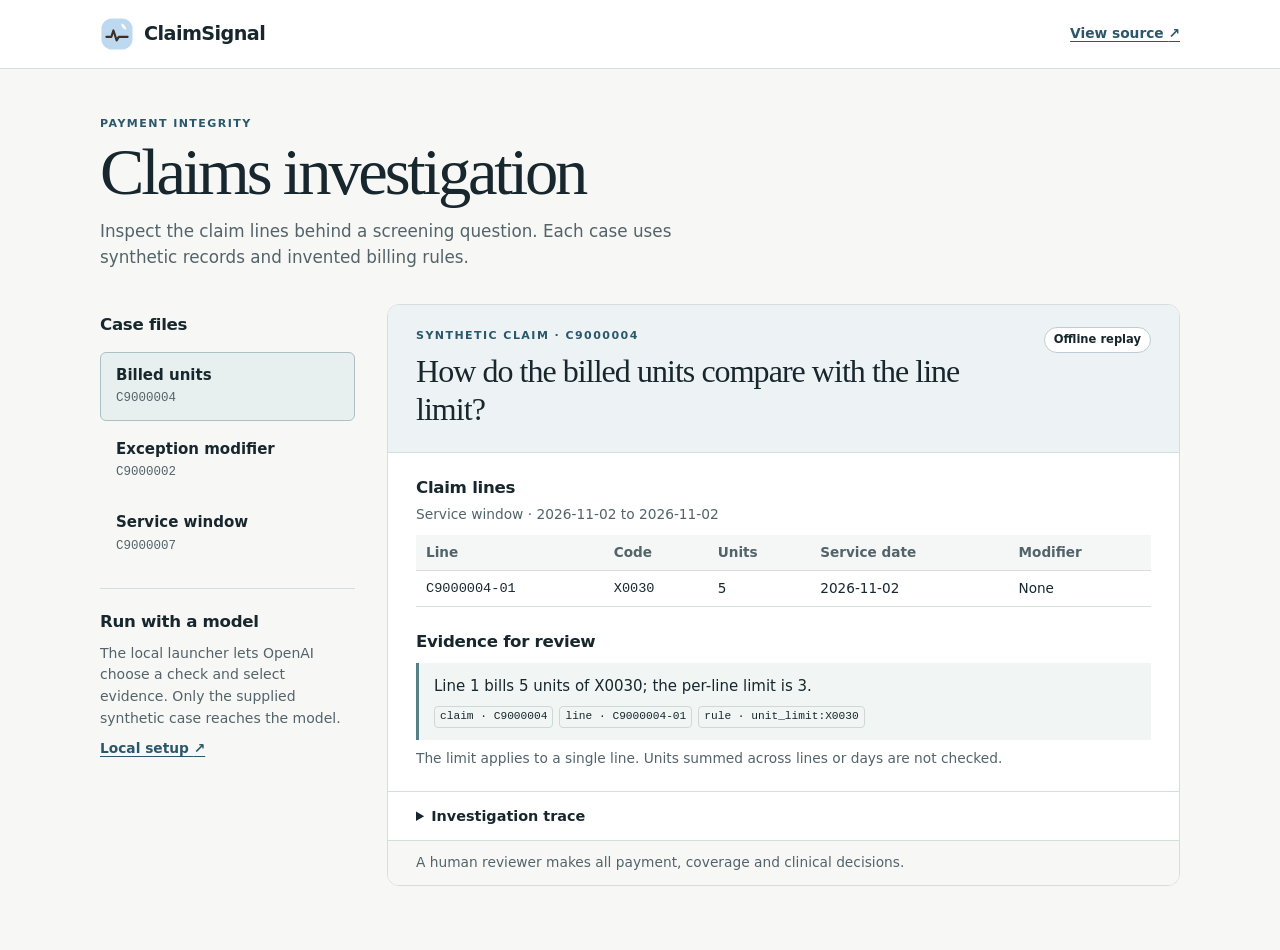
<file: index.html>
<!doctype html>
<html lang="en">
<head>
  <meta charset="utf-8">
  <meta name="viewport" content="width=device-width,initial-scale=1">
  <meta name="referrer" content="no-referrer">
  <meta http-equiv="Content-Security-Policy" content="default-src 'none'; script-src 'self'; style-src 'self'; img-src 'self'; connect-src 'self'; base-uri 'none'; form-action 'none'">
  <title>Synthetic claims investigation</title>
  <link rel="icon" href="demo/favicon.svg">
  <link rel="stylesheet" href="demo/style.css">
  <script defer src="demo/cases.js"></script>
  <script defer src="demo/app.js"></script>
</head>
<body>
  <a class="skip" href="#investigation">Skip to investigation</a>
  <header><div class="bar">
    <div class="brand"><img src="demo/favicon.svg" alt="" width="34" height="34"><span id="brand">Claims workbench</span></div>
    <a href="https://github.com/bowierliu/claimsignal">View source <span aria-hidden="true">↗</span></a>
  </div></header>
  <main>
    <div class="intro"><p class="eyebrow">Payment integrity</p><h1>Claims investigation</h1>
      <p>Inspect the claim lines behind a screening question. Each case uses synthetic records and invented billing rules.</p>
    </div>
    <div class="layout">
      <aside>
        <h2>Case files</h2><nav id="cases" aria-label="Synthetic case files"></nav>
        <section class="live-panel"><h2>Run with a model</h2>
          <p id="live-note">The local launcher lets OpenAI choose a check and select evidence. Only the supplied synthetic case reaches the model.</p>
          <button class="primary" id="live-run" type="button" hidden>Run live investigation</button>
          <a id="ask" hidden>Ask about this claim</a>
          <a id="setup" href="https://github.com/bowierliu/claimsignal#run-a-live-investigation">Local setup <span aria-hidden="true">↗</span></a>
          <p role="status" id="live-status"></p>
        </section>
      </aside>
      <article id="investigation" aria-label="Investigation">
        <div class="case-head"><div><p class="eyebrow" id="claim"></p><h2 id="question">Loading case file…</h2></div>
          <span class="mode" id="mode">Offline replay</span></div>
        <section class="lines-section"><h3>Claim lines</h3><p id="window"></p>
          <div class="table-wrap"><table><thead><tr><th scope="col">Line</th><th scope="col">Code</th><th scope="col">Units</th><th scope="col">Service date</th><th scope="col">Modifier</th></tr></thead><tbody id="lines"></tbody></table></div>
        </section>
        <section class="evidence"><h3>Evidence for review</h3><div id="evidence"></div><p id="scope"></p></section>
        <details id="trace"><summary>Investigation trace</summary><ol id="steps"></ol></details>
        <p class="boundary">A human reviewer makes all payment, coverage and clinical decisions.</p>
      </article>
    </div>
    <noscript>This case viewer needs JavaScript. A full sample trace is available in the repository README.</noscript>
  </main>
</body>
</html>
</file>
<file: demo/style.css>
:root { color-scheme:light; --ink:#17272d; --muted:#52636a; --blue:#2b576a; --line:#d5dedf; --paper:#fff; --soft:#edf3f3; font-family:system-ui,-apple-system,"Segoe UI",sans-serif; color:var(--ink); background:#f7f8f5; }
* { box-sizing:border-box; }
body { margin:0; font-size:15px; line-height:1.55; }
a { color:var(--blue); text-underline-offset:3px; }
button { font:inherit; cursor:pointer; }
:focus-visible { outline:3px solid #07869c; outline-offset:3px; }
.skip { position:absolute; left:-9999px; } .skip:focus { left:1rem; top:1rem; background:white; padding:10px; }
header { border-bottom:1px solid var(--line); background:var(--paper); }
.bar, main { max-width:1160px; margin:auto; padding:0 40px; }
.bar { height:68px; display:flex; align-items:center; justify-content:space-between; }
.brand { display:flex; align-items:center; gap:10px; font-weight:740; letter-spacing:-.03em; font-size:1.2rem; }
.bar a, .live-panel a { font-weight:650; font-size:.86rem; }
.intro { padding:46px 0 30px; max-width:730px; }
h1,h2,h3,p { margin:0; }
h1 { font:500 clamp(2.4rem,5.2vw,4.25rem)/1.08 Georgia,serif; letter-spacing:-.048em; margin:.25rem 0 .65rem; }
.intro > p:last-child { color:var(--muted); font-size:1.05rem; max-width:620px; }
.eyebrow { text-transform:uppercase; letter-spacing:.13em; font-weight:720; font-size:.69rem; color:var(--blue); }
.layout { display:grid; grid-template-columns:minmax(200px,255px) minmax(0,1fr); gap:32px; align-items:start; margin:4px 0 64px; }
aside { padding-top:8px; }
aside h2, h3 { font-size:1.04rem; letter-spacing:-.018em; }
nav { display:grid; gap:5px; margin:14px 0 20px; }
.case { display:grid; gap:2px; text-align:left; padding:11px 15px; border-radius:6px; border:1px solid transparent; background:transparent; color:var(--ink); width:100%; }
.case span { font-size:.78rem; color:var(--muted); font-family:ui-monospace,monospace; }
.case:hover { background:#f0f2ef; }
.case[aria-pressed=true] { border-color:#acc0c5; background:#e8efef; }
.live-panel { border-top:1px solid var(--line); padding-top:20px; }
.live-panel p { font-size:.875rem; margin:8px 0; color:var(--muted); }
.primary { padding:9px 12px; background:#245269; border:0; color:white; border-radius:5px; margin:5px 0 8px; font-size:.88rem; font-weight:650; }
.primary:disabled { opacity:.6; }
#setup { display:block; }
#live-status { color:#754a19; font-weight:550; }
article { border:1px solid var(--line); border-radius:12px; background:var(--paper); overflow:hidden; }
.case-head, .lines-section, .evidence, details, .boundary { padding:22px 28px; }
.case-head { display:flex; align-items:flex-start; gap:14px; justify-content:space-between; background:#edf3f4; border-bottom:1px solid var(--line); }
.case-head h2 { font:500 clamp(1.5rem,2.6vw,2rem)/1.2 Georgia,serif; letter-spacing:-.03em; margin:.45rem 0 .1rem; }
.mode { white-space:nowrap; border:1px solid #bdcdd3; background:white; border-radius:20px; font-size:.72rem; padding:3px 9px; font-weight:650; }
#window, #scope, .boundary { font-size:.86rem; color:var(--muted); }
#window { margin:3px 0 10px; }
.table-wrap { overflow-x:auto; }
table { width:100%; border-collapse:collapse; white-space:nowrap; font-size:.85rem; }
td,th { text-align:left; padding:7px 10px; border-bottom:1px solid var(--line); }
th { color:var(--muted); font-weight:600; background:#f5f7f7; }
td:first-child, td:nth-child(2), .ref { font-family:ui-monospace,monospace; }
.evidence { padding-top:0; }
.finding { margin:8px 0; padding:12px 15px; border-left:3px solid #577f86; background:#f1f6f4; }
.refs { display:flex; gap:6px; flex-wrap:wrap; margin-top:8px; }
.ref { display:inline-block; font-size:.7rem; border:1px solid #ccd9d5; border-radius:4px; padding:1px 5px; }
details { padding-top:13px; padding-bottom:13px; border-top:1px solid var(--line); }
summary { cursor:pointer; font-size:.9rem; font-weight:650; }
#steps { margin-bottom:0; padding-left:22px; font-size:.87rem; }
#steps li { margin:5px 0; }
.boundary { border-top:1px solid var(--line); padding-top:11px; padding-bottom:11px; background:#f7f8f6; }
@media(max-width:760px) { .layout { grid-template-columns:1fr; gap:17px; } .bar,main { padding-left:18px; padding-right:18px; } .intro { padding:26px 0 14px; } nav { grid-template-columns:repeat(3,1fr); margin:8px 0; } .case { padding:7px; } .case strong { line-height:1.2; } .live-panel { padding:11px 0 0; } .live-panel p { margin:3px 0; } .case-head,.lines-section,.evidence,details,.boundary { padding-left:16px; padding-right:16px; } .case-head { flex-wrap:wrap; } }
@media(max-width:390px) { nav { grid-template-columns:1fr; } .case { display:flex; align-items:center; justify-content:space-between; } }
</file>
